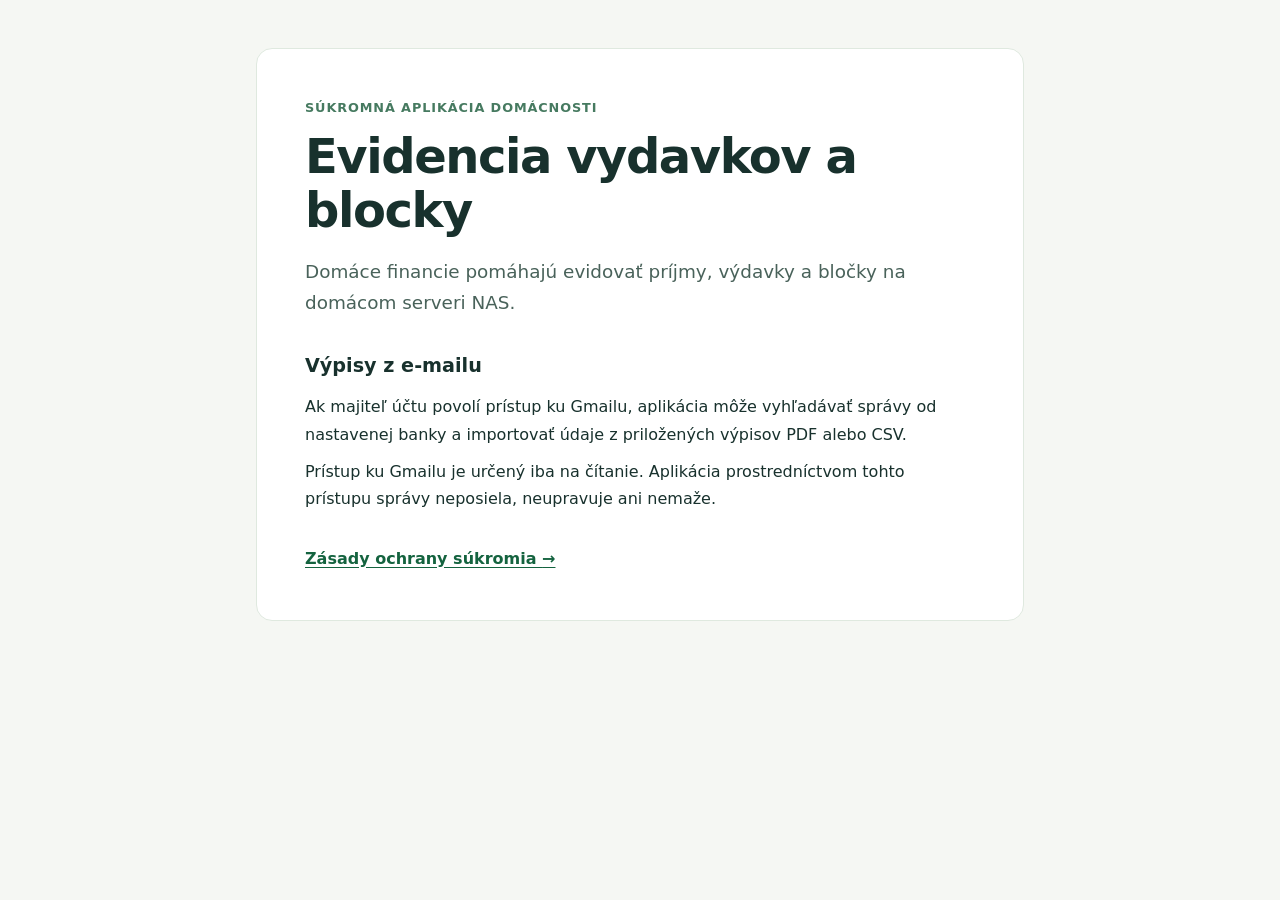
<file: index.html>
<!doctype html>
<html lang="sk">
<head>
  <meta charset="utf-8">
  <meta name="viewport" content="width=device-width, initial-scale=1">
  <meta name="description" content="Informácie o súkromnej aplikácii na evidenciu príjmov a výdavkov.">
  <title>Evidencia vydavkov a blocky</title>
  <link rel="stylesheet" href="style.css">
</head>
<body>
  <main>
    <p class="eyebrow">Súkromná aplikácia domácnosti</p>
    <h1>Evidencia vydavkov a blocky</h1>
    <p class="lead">Domáce financie pomáhajú evidovať príjmy, výdavky a bločky na domácom serveri NAS.</p>
    <section>
      <h2>Výpisy z e-mailu</h2>
      <p>Ak majiteľ účtu povolí prístup ku Gmailu, aplikácia môže vyhľadávať správy od nastavenej banky a importovať údaje z priložených výpisov PDF alebo CSV.</p>
      <p>Prístup ku Gmailu je určený iba na čítanie. Aplikácia prostredníctvom tohto prístupu správy neposiela, neupravuje ani nemaže.</p>
    </section>
    <a class="link" href="privacy.html">Zásady ochrany súkromia <span aria-hidden="true">→</span></a>
  </main>
</body>
</html>
</file>
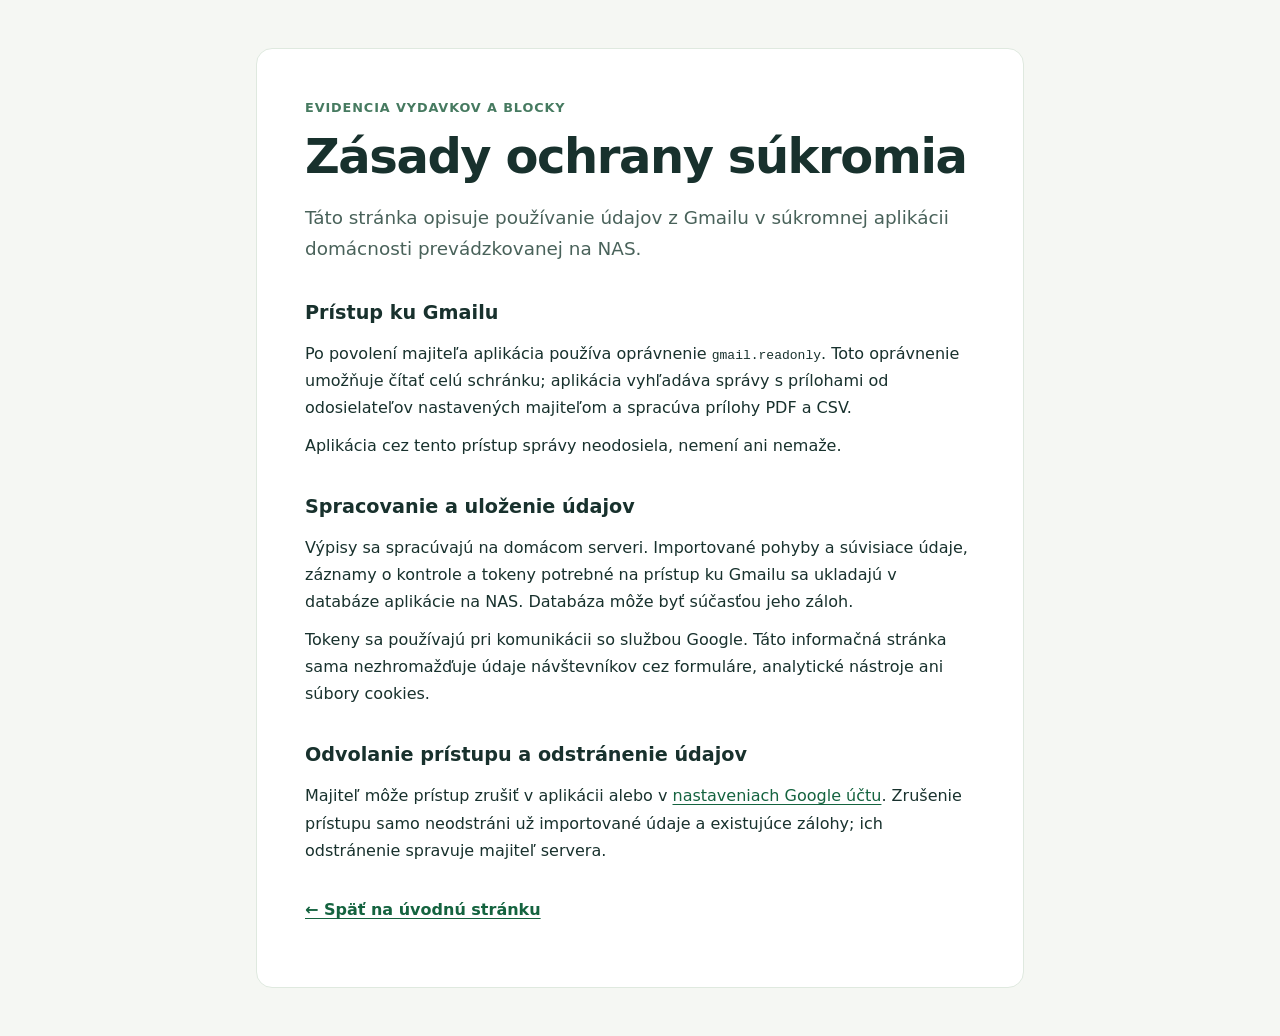
<file: privacy.html>
<!doctype html>
<html lang="sk">
<head>
  <meta charset="utf-8">
  <meta name="viewport" content="width=device-width, initial-scale=1">
  <title>Zásady ochrany súkromia – Evidencia vydavkov a blocky</title>
  <link rel="stylesheet" href="style.css">
</head>
<body>
  <main>
    <p class="eyebrow">Evidencia vydavkov a blocky</p>
    <h1>Zásady ochrany súkromia</h1>
    <p class="lead">Táto stránka opisuje používanie údajov z Gmailu v súkromnej aplikácii domácnosti prevádzkovanej na NAS.</p>
    <section>
      <h2>Prístup ku Gmailu</h2>
      <p>Po povolení majiteľa aplikácia používa oprávnenie <code>gmail.readonly</code>. Toto oprávnenie umožňuje čítať celú schránku; aplikácia vyhľadáva správy s prílohami od odosielateľov nastavených majiteľom a spracúva prílohy PDF a CSV.</p>
      <p>Aplikácia cez tento prístup správy neodosiela, nemení ani nemaže.</p>
    </section>
    <section>
      <h2>Spracovanie a uloženie údajov</h2>
      <p>Výpisy sa spracúvajú na domácom serveri. Importované pohyby a súvisiace údaje, záznamy o kontrole a tokeny potrebné na prístup ku Gmailu sa ukladajú v databáze aplikácie na NAS. Databáza môže byť súčasťou jeho záloh.</p>
      <p>Tokeny sa používajú pri komunikácii so službou Google. Táto informačná stránka sama nezhromažďuje údaje návštevníkov cez formuláre, analytické nástroje ani súbory cookies.</p>
    </section>
    <section>
      <h2>Odvolanie prístupu a odstránenie údajov</h2>
      <p>Majiteľ môže prístup zrušiť v aplikácii alebo v <a href="https://myaccount.google.com/connections">nastaveniach Google účtu</a>. Zrušenie prístupu samo neodstráni už importované údaje a existujúce zálohy; ich odstránenie spravuje majiteľ servera.</p>
    </section>
    <p><a class="link" href="index.html">← Späť na úvodnú stránku</a></p>
  </main>
</body>
</html>
</file>
<file: style.css>
:root { color-scheme: light; font-family: system-ui, -apple-system, sans-serif; color: #18312d; background: #f5f7f3; }
* { box-sizing: border-box; }
body { margin: 0; padding: 3rem 1.25rem; line-height: 1.7; }
main { max-width: 48rem; margin: 0 auto; padding: clamp(1.5rem, 5vw, 3rem); background: #fff; border: 1px solid #dfe9df; border-radius: 1rem; }
.eyebrow { margin: 0 0 .7rem; color: #467a60; font-size: .8rem; font-weight: 700; letter-spacing: .07em; text-transform: uppercase; }
h1 { margin: 0; font-size: clamp(2rem, 5vw, 3rem); line-height: 1.12; letter-spacing: -.03em; }
h2 { margin: 0 0 .5rem; font-size: 1.2rem; }
.lead { color: #49625a; font-size: 1.15rem; }
section { margin: 2rem 0; }
section p { margin: .65rem 0; }
a { color: #14633f; text-underline-offset: .2em; }
.link { font-weight: 650; }
code { overflow-wrap: anywhere; }
</file>
